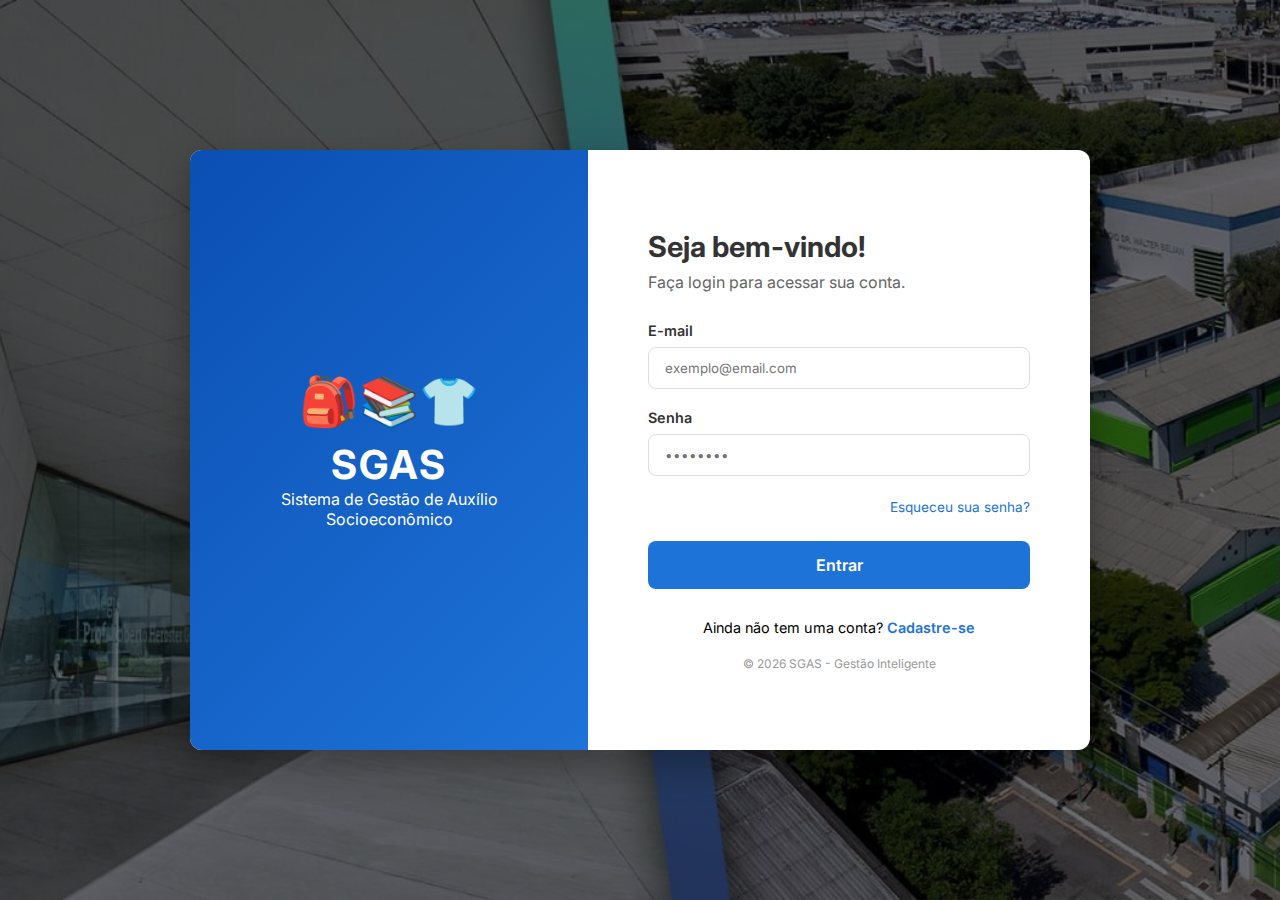
<file: index.html>
<!DOCTYPE html>
<html lang="pt-br">
<head>
    <meta charset="UTF-8">
    <meta name="viewport" content="width=device-width, initial-scale=1.0">
    <title>SGAS | Login</title>
    <link rel="stylesheet" href="/css/login.css">
    <link href="https://fonts.googleapis.com/css2?family=Inter:wght@400;600;700&display=swap" rel="stylesheet">
</head>
<body>
    <main class="login-container">
        <section class="brand-side">
            <div class="brand-content">
                <span class="brand-icon">🎒📚👕</span>
                <h1>SGAS</h1>
                <p>Sistema de Gestão de Auxílio Socioeconômico</p>
            </div>
        </section>

        <section class="form-side">
            <div class="form-wrapper">
                <header>
                    <h2>Seja bem-vindo!</h2>
                    <p class="subtitle">Faça login para acessar sua conta.</p>
                </header>

                <form id="loginForm">
                    <div class="input-group">
                        <label for="email">E-mail</label>
                        <input type="email" id="email" placeholder="exemplo@email.com" required>
                    </div>

                    <div class="input-group">
                        <label for="senha">Senha</label>
                        <input type="password" id="senha" placeholder="••••••••" required>
                    </div>

                    <div class="form-options">
                        <a href="#" class="forgot-link">Esqueceu sua senha?</a>
                    </div>

                    <button type="submit" class="btn-login">Entrar</button>
                </form>

                <footer class="form-footer">
                    <p>Ainda não tem uma conta? <a href="#">Cadastre-se</a></p>
                    <small>© 2026 SGAS - Gestão Inteligente</small>
                </footer>
            </div>
        </section>
    </main>

    <script src="js/auth.js"></script>
</body>
</html>
</file>
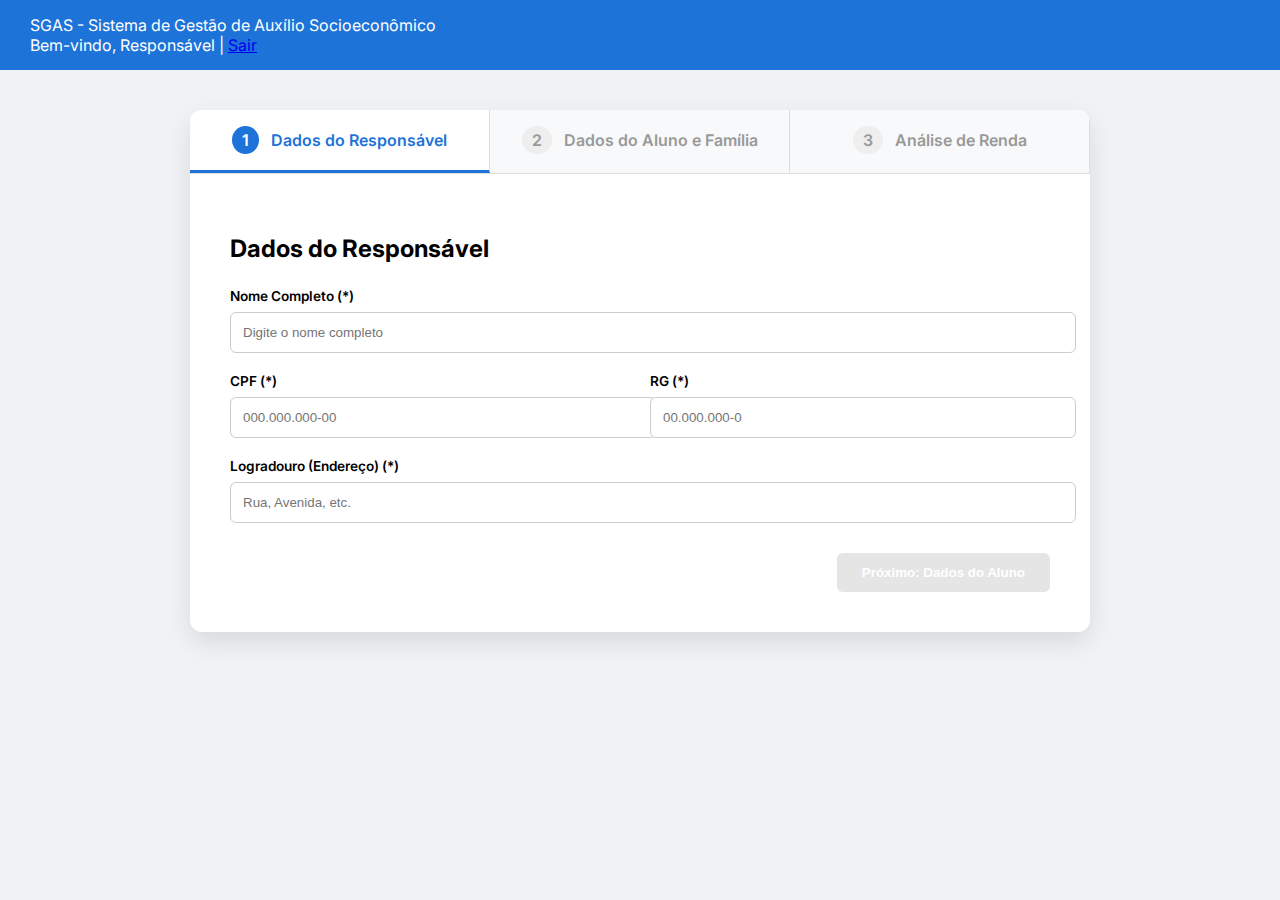
<file: pages/cadastro.html>
<!DOCTYPE html>
<html lang="pt-br">
<head>
    <meta charset="UTF-8">
    <meta name="viewport" content="width=device-width, initial-scale=1.0">
    <title>SGAS | Cadastro Socioeconômico</title>
    <link rel="stylesheet" href="../css/dashboard.css">
    <link href="https://fonts.googleapis.com/css2?family=Inter:wght@400;600;700&display=swap" rel="stylesheet">
</head>
<body>
    <nav class="navbar">
        <div class="nav-content">
            <span class="logo">SGAS - Sistema de Gestão de Auxílio Socioeconômico</span>
            <div class="user-info">Bem-vindo, Responsável | <a href="../index.html">Sair</a></div>
        </div>
    </nav>

    <main class="container">
        <div class="stepper">
            <div class="step active" id="step1-header"><span>1</span> Dados do Responsável</div>
            <div class="step" id="step2-header"><span>2</span> Dados do Aluno e Família</div>
            <div class="step" id="step3-header"><span>3</span> Análise de Renda</div>
        </div>

        <form id="multiStepForm">
            <section class="form-step active" id="step1">
                <h2>Dados do Responsável</h2>
                <div class="grid-form">
                    <div class="input-group full">
                        <label>Nome Completo (*)</label>
                        <input type="text" id="nome_resp" class="req" placeholder="Digite o nome completo" required>
                    </div>
                    <div class="input-group">
                        <label>CPF (*)</label>

                        <input type="text" id="cpf_resp" class="req cpf-mask" placeholder="000.000.000-00" maxlength="14" required>
                    </div>
                    <div class="input-group">
                        <label>RG (*)</label>
                        <input type="text" id="rg_resp" class="req rg-mask" placeholder="00.000.000-0" maxlength="12" required>

                    </div>
                    <div class="input-group full">
                        <label>Logradouro (Endereço) (*)</label>
                        <input type="text" id="end_resp" class="req" placeholder="Rua, Avenida, etc." required>
                    </div>
                </div>
                <div class="actions">
                    <button type="button" class="btn-next" onclick="nextStep(2)" disabled>Próximo: Dados do Aluno</button>
                </div>
            </section>

            <section class="form-step" id="step2">
                <h2>Dados do Aluno e Grupo Familiar</h2>
                <div class="grid-form">
                    <div class="input-group full">
                        <label>Nome do Aluno (*)</label>
                        <input type="text" id="nome_aluno" class="req" placeholder="Nome completo do estudante" required>
                    </div>
                    <div class="input-group">
                        <label>CPF (*)</label>
                        <input type="text" id="cpf_alu" class="req cpf-mask" placeholder="000.000.000-00" maxlength="14" required>
                    </div>
                    <div class="input-group">
                        <label>Vínculo (*)</label>
                        <select id="vinculo_aluno" class="req" onchange="toggleRequiredFiles()" required>
                            <option value="">Selecione</option>
                            <option value="func_fahz">Dependente de Funcionário FAHZ/AMBEV</option>
                            <option value="aposentado">Dependente de Aposentado FAHZ/AMBEV</option>
                            <option value="viuvo">Dependente de Viúvo(a) FAHZ/AMBEV</option>
                            <option value="comunidade">Comunidade / Irmão de Aluno</option>
                        </select>
                    </div>
                    <div class="input-group">
                        <label>Série/Ano (*)</label>
                        <select id="serie_aluno" class="req" required>
                            <option value="">Selecione</option>
                            <optgroup label="Ensino Fundamental">
                                <option value="F1">1º Ano</option>
                                <option value="F2">2º Ano</option>
                                <option value="F3">3º Ano</option>
                                <option value="F4">4º Ano</option>
                                <option value="F5">5º Ano</option>
                                <option value="F6">6º Ano</option>
                                <option value="F7">7º Ano</option>
                                <option value="F8">8º Ano</option>
                                <option value="F9">9º Ano</option>
                            </optgroup>
                            <optgroup label="Ensino Médio">
                                <option value="M1">1ª Série</option>
                                <option value="M2">2ª Série</option>
                                <option value="M3">3ª Série</option>
                            </optgroup>
                        </select>
                    </div>
                </div>

                <div class="familiar-section" style="border-top: 1px solid #eee; padding-top: 20px;">
                    <h3>Membros do Grupo Familiar (>18 anos)</h3>
                    <p style="font-size: 0.8rem; color: #666; margin-bottom: 15px;">
                        Inclua todos que residem na mesma casa, conforme exigido para o estudo socioeconômico[cite: 59, 60].
                    </p>
                    <div id="lista-familiares">
                        </div>
                    <button type="button" class="btn-add-member" onclick="adicionarFamiliar()" style="background: #e9effd; color: #1e73d8; border: 1px dashed #1e73d8; padding: 10px; width: 100%; cursor: pointer; border-radius: 6px; font-weight: 600;">
                        + Adicionar Membro da Família
                    </button>
                </div>

                <div class="actions">
                    <button type="button" class="btn-prev" onclick="prevStep(1)">Voltar</button>
                    <button type="button" class="btn-next" onclick="nextStep(3)" disabled>Próximo: Análise de Renda</button>
                </div>
            </section>

            <section class="form-step" id="step3">
                <h2>Análise de Renda Familiar</h2>
                <div class="alert-info" style="background: #fff3cd; padding: 15px; border-radius: 8px; margin-bottom: 20px; border-left: 5px solid #ffc107;">
                    <p style="margin: 0; font-size: 0.85rem;">
                        ⚠️<strong>Regra do Edital:</strong> Somente serão considerados documentos do mês atual ou anterior à data de entrega[cite: 22].
                    </p>
                </div>
                
                <div class="upload-grid">
                    <div class="upload-card">
                        <div class="icon">📄</div>
                        <h4>Holerites</h4>
                        <p>Últimos 3 a 6 meses.</p>
                        <input type="file" id="fileHolerite" class="req-file" hidden required>
                        <label for="fileHolerite" class="btn-anexar">Anexar Arquivo</label>
                    </div>
                    <div class="upload-card">
                        <div class="icon">📕</div>
                        <h4>CTPS Digital</h4>
                        <p>PDF completo dos contratos.</p>
                        <input type="file" id="fileCTPS" class="req-file" hidden required>
                        <label for="fileCTPS" class="btn-anexar">Anexar Arquivo</label>
                    </div>
                    <div class="upload-card">
                        <div class="icon">💰</div>
                        <h4>Relatório CCS</h4>
                        <p>Extrato do Registrato de todos os membros.</p>
                        <input type="file" id="fileCCS" class="req-file" hidden required>
                        <label for="fileCCS" class="btn-anexar">Anexar Arquivo</label>
                    </div>
                    <div class="upload-card" id="cardViuvo" style="display: none;">
                        <div class="icon">⚱️</div>
                        <h4>Certidão de Óbito</h4>
                        <p>Obrigatório para este vínculo.</p>
                        <input type="file" id="fileObito" hidden>
                        <label for="fileObito" class="btn-anexar">Anexar Arquivo</label>
                    </div>
                </div>

                <div class="input-group full" style="margin-top: 30px; border-top: 1px solid #eee; padding-top: 20px;">
                    <label style="display: flex; align-items: flex-start; gap: 10px; cursor: pointer;">
                        <input type="checkbox" id="consentimento" class="req" style="width: auto; margin-top: 4px;" required> 
                        <span style="font-size: 0.85rem;">
                            Declaro estar ciente das regras da Fundação Zerrenner e autorizo o tratamento dos dados pessoais de todo o grupo familiar para fins de análise socioeconômica.
                        </span>
                    </label>
                </div>

                <div class="actions">
                    <button type="button" class="btn-prev" onclick="prevStep(2)">Voltar</button>
                    <button type="submit" class="btn-finish" disabled>Finalizar Análise</button>
                </div>
            </section>
        </form>
    </main>

    <script src="../js/dashboard.js"></script>
</body>
</html>
</file>
<file: css/login.css>
:root {
    --primary-color: #1e73d8;
    --primary-dark: #155bb5;
    --text-main: #333;
    --text-muted: #666;
    --bg-light: #f8f9fa;
    --white: #ffffff;
}

* {
    margin: 0;
    padding: 0;
    box-sizing: border-box;
    font-family: 'Inter', sans-serif;
}

body {
    background: linear-gradient(rgba(0, 0, 0, 0.5), rgba(0, 0, 0, 0.5)), 
                url('../assets/Logo.png'); 

    background-size: cover;       
    background-position: center;  
    background-repeat: no-repeat; 
    background-attachment: fixed; 
    
    height: 100vh;
    display: flex;
    align-items: center;
    justify-content: center;
}
.login-container {
    display: flex;
    width: 900px;
    height: 600px;
    background: var(--white);
    border-radius: 12px;
    
    box-shadow: 0 15px 35px rgba(0, 0, 0, 0.3); 
    
    overflow: hidden;
}

.brand-side {
    flex: 1;
    background: linear-gradient(135deg, #0b4fb3, #1e73d8); 
    color: var(--white);
    display: flex;
    align-items: center;
    justify-content: center;
    text-align: center;
    padding: 40px;
}


.brand-icon { font-size: 3rem; display: block; margin-bottom: 10px; }
.brand-side h1 { font-size: 2.5rem; letter-spacing: 2px; }

/* Lado do Formulário */
.form-side {
    flex: 1.2;
    padding: 60px;
    display: flex;
    flex-direction: column;
    justify-content: center;
}

h2 { color: var(--text-main); font-size: 1.8rem; margin-bottom: 8px; }
.subtitle { color: var(--text-muted); margin-bottom: 30px; }

.input-group { margin-bottom: 20px; }
label { display: block; font-size: 0.9rem; font-weight: 600; margin-bottom: 8px; color: var(--text-main); }

input {
    width: 100%;
    padding: 12px 16px;
    border: 1px solid #ddd;
    border-radius: 8px;
    transition: all 0.3s ease;
}

input:focus {
    outline: none;
    border-color: var(--primary-color);
    box-shadow: 0 0 0 3px rgba(30, 115, 216, 0.1);
}

.form-options { text-align: right; margin-bottom: 25px; }
.forgot-link { color: var(--primary-color); text-decoration: none; font-size: 0.85rem; }

.btn-login {
    width: 100%;
    padding: 14px;
    background-color: var(--primary-color);
    color: white;
    border: none;
    border-radius: 8px;
    font-size: 1rem;
    font-weight: 600;
    cursor: pointer;
    transition: background 0.3s;
}

.btn-login:hover { background-color: var(--primary-dark); }

.form-footer { margin-top: 30px; text-align: center; font-size: 0.9rem; }
.form-footer a { color: var(--primary-color); font-weight: 600; text-decoration: none; }
small { display: block; margin-top: 20px; color: #999; }

/* Responsividade Básica */
@media (max-width: 768px) {
    .login-container { flex-direction: column; width: 95%; height: auto; }
    .brand-side { padding: 30px; }
    .form-side { padding: 40px 20px; }
}
</file>
<file: css/dashboard.css>
:root {
    --primary: #1e73d8;
    --success: #28a745;
    --bg: #f0f2f5;
    --white: #ffffff;
}

body { font-family: 'Inter', sans-serif; background: var(--bg); margin: 0; }
.navbar { background: var(--primary); color: white; padding: 15px 30px; display: flex; justify-content: space-between; }
.container { max-width: 900px; margin: 40px auto; background: var(--white); border-radius: 12px; box-shadow: 0 10px 25px rgba(0,0,0,0.1); overflow: hidden; }

/* Stepper */
.stepper { display: flex; background: #f8f9fa; border-bottom: 1px solid #ddd; }
.step { flex: 1; padding: 20px; text-align: center; color: #999; font-weight: 600; border-right: 1px solid #ddd; }
.step.active { background: #fff; color: var(--primary); border-bottom: 3px solid var(--primary); }
.step span { background: #eee; padding: 4px 10px; border-radius: 50%; margin-right: 8px; }
.step.active span { background: var(--primary); color: white; }

/* Form Steps */
.form-step { padding: 40px; display: none; }
.form-step.active { display: block; }
.grid-form { display: grid; grid-template-columns: 1fr 1fr; gap: 20px; margin: 25px 0; }
.input-group.full { grid-column: span 2; }
label { display: block; font-size: 0.85rem; font-weight: 600; margin-bottom: 8px; }
input, select { width: 100%; padding: 12px; border: 1px solid #ccc; border-radius: 6px; }

/* Upload Cards */
.upload-grid { display: flex; gap: 20px; margin-top: 20px; }
.upload-card { flex: 1; border: 2px dashed #d1d9e6; padding: 20px; text-align: center; border-radius: 10px; }
.btn-anexar { background: #e9effd; color: var(--primary); padding: 8px 15px; border-radius: 5px; cursor: pointer; display: inline-block; margin-top: 10px; }

/* Buttons */
.actions { display: flex; justify-content: flex-end; gap: 15px; margin-top: 30px; }
button { padding: 12px 25px; border-radius: 6px; border: none; cursor: pointer; font-weight: 600; }
.btn-next, .btn-finish { background: var(--primary); color: white; }
.btn-next:disabled, .btn-finish:disabled { background: #ccc; cursor: not-allowed; }
</file>
